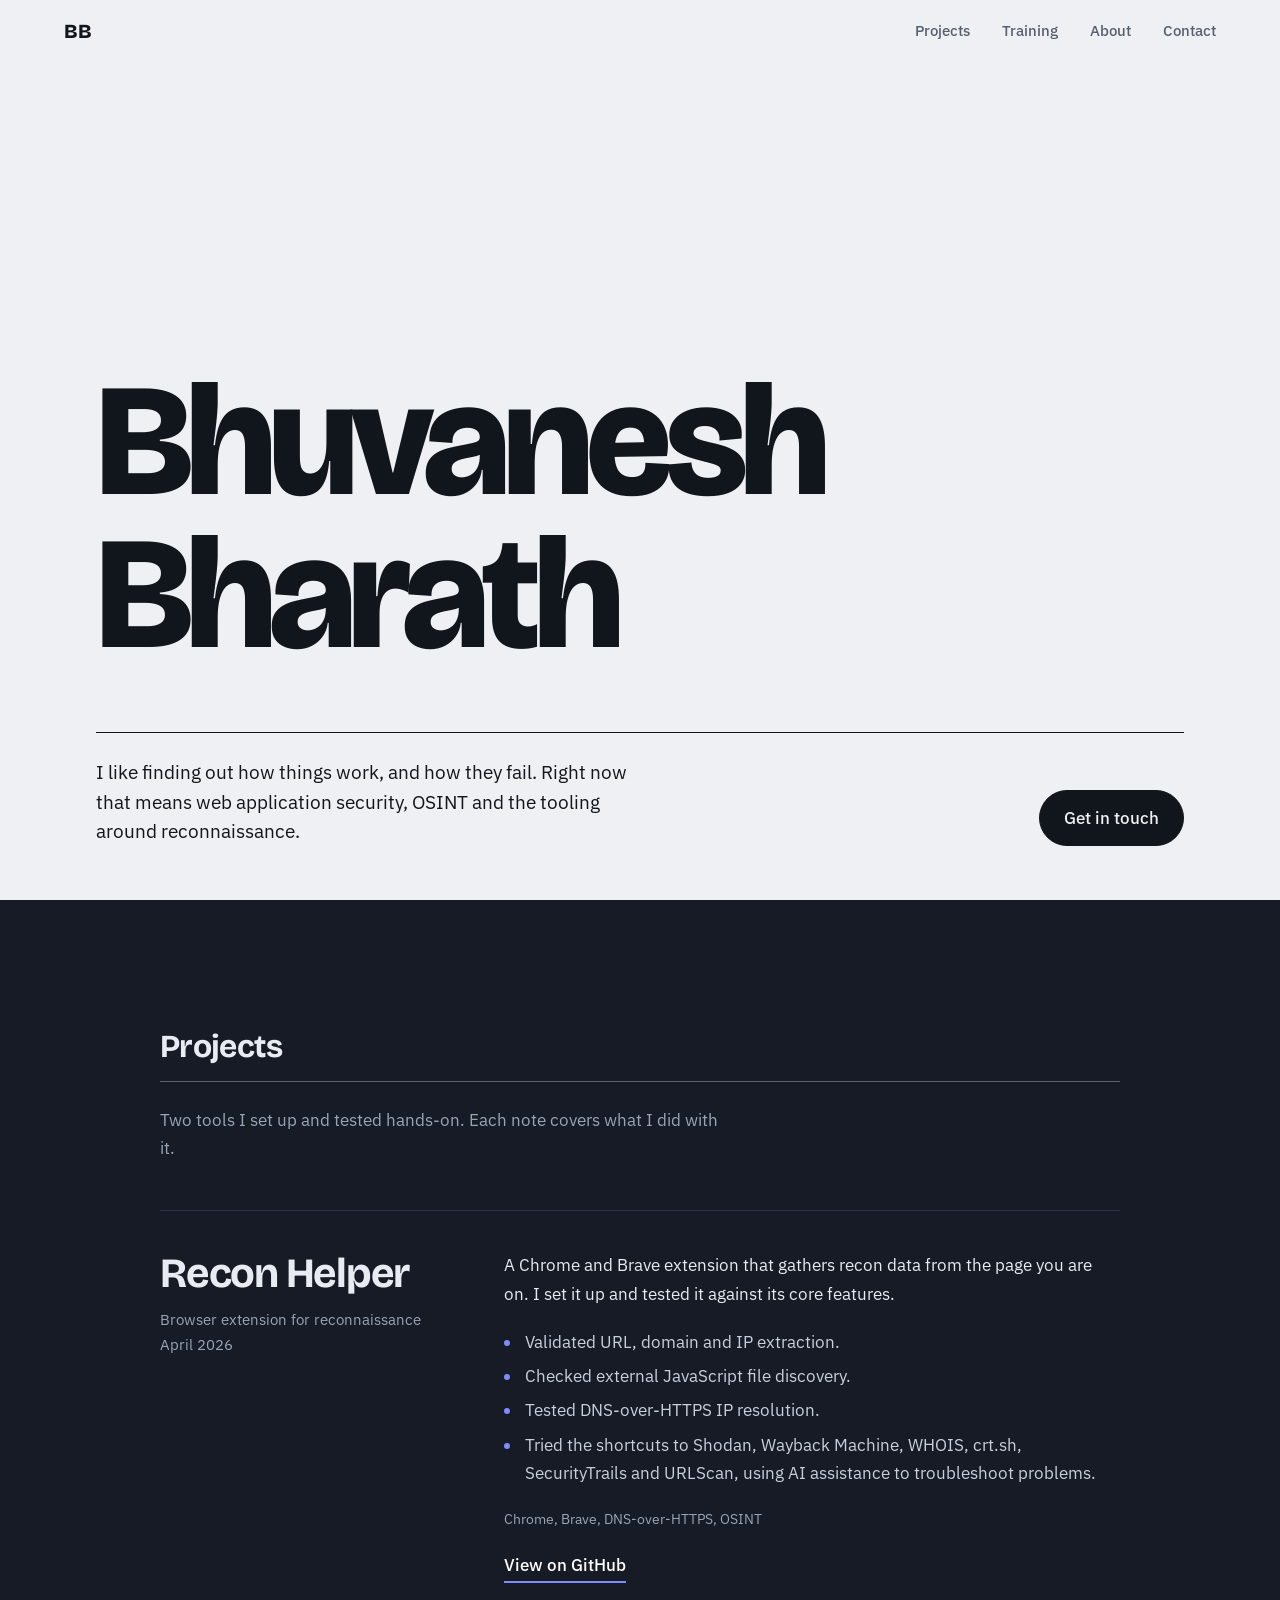
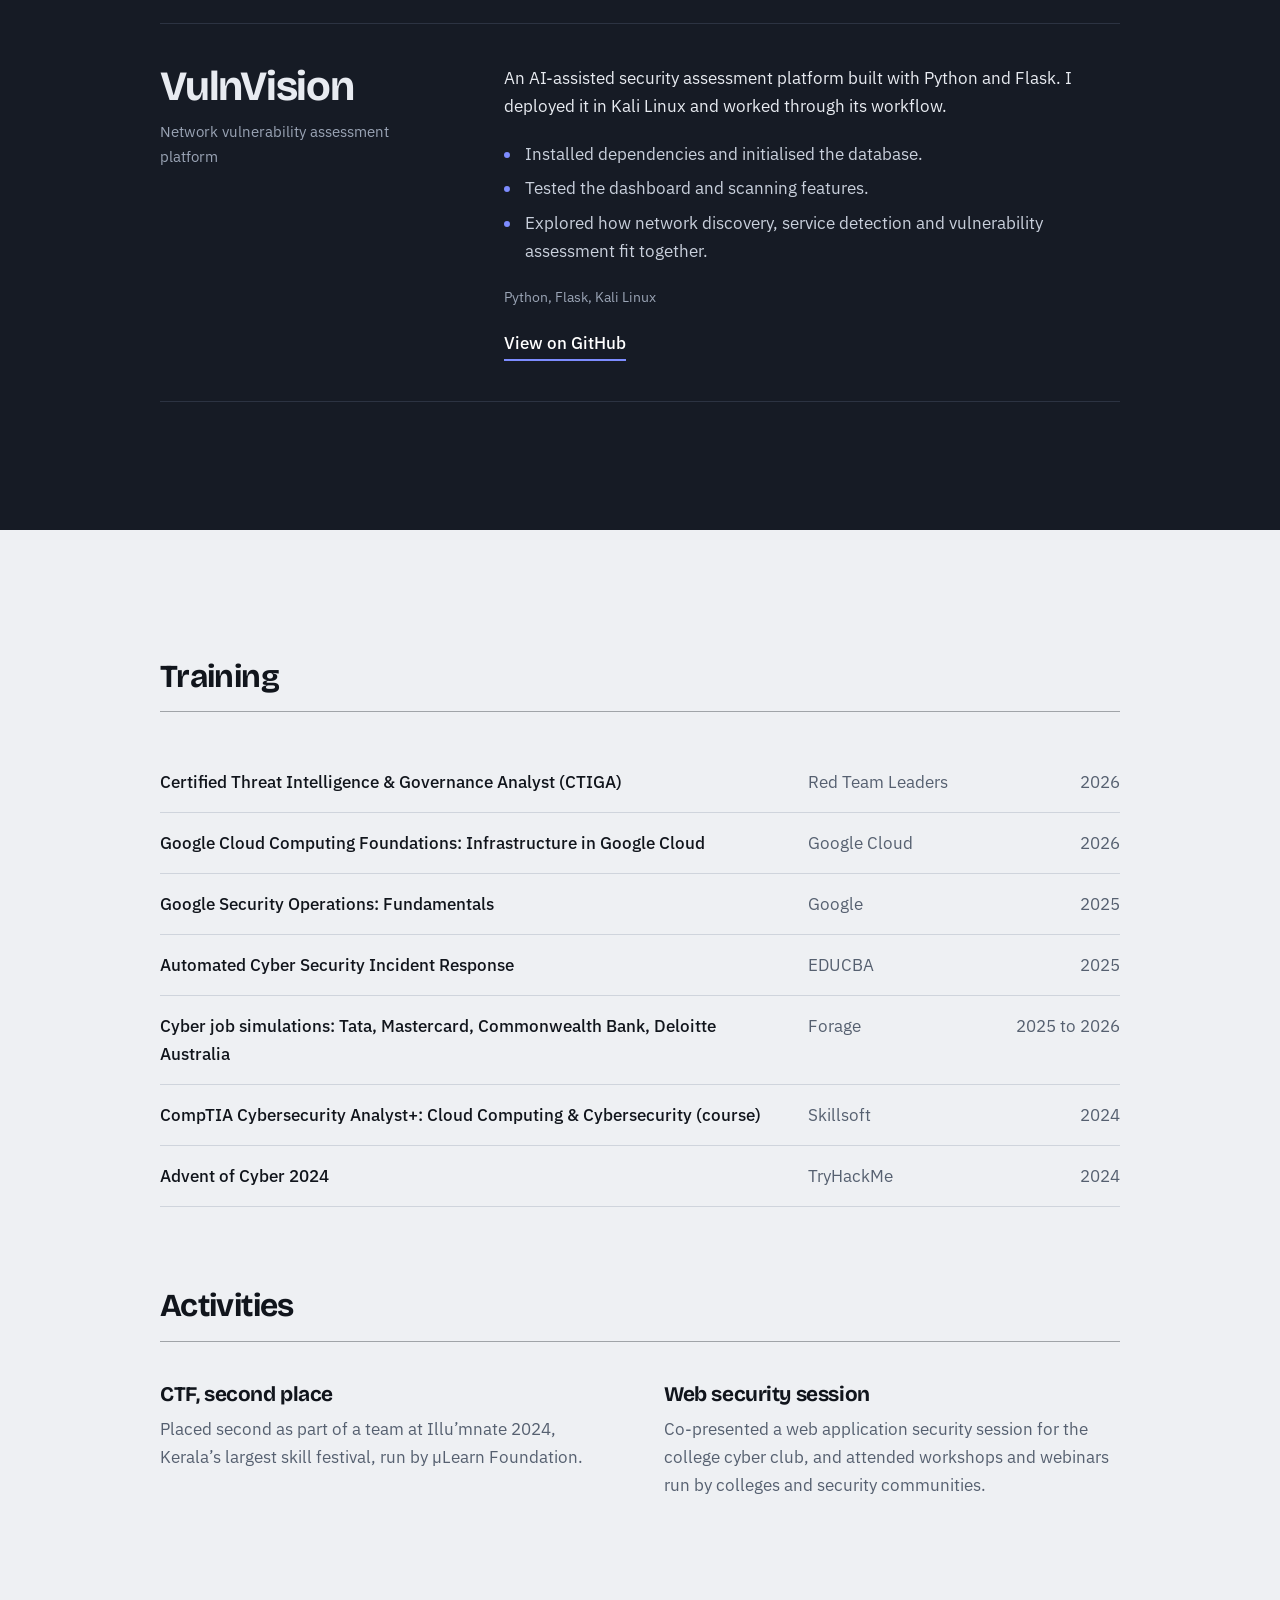
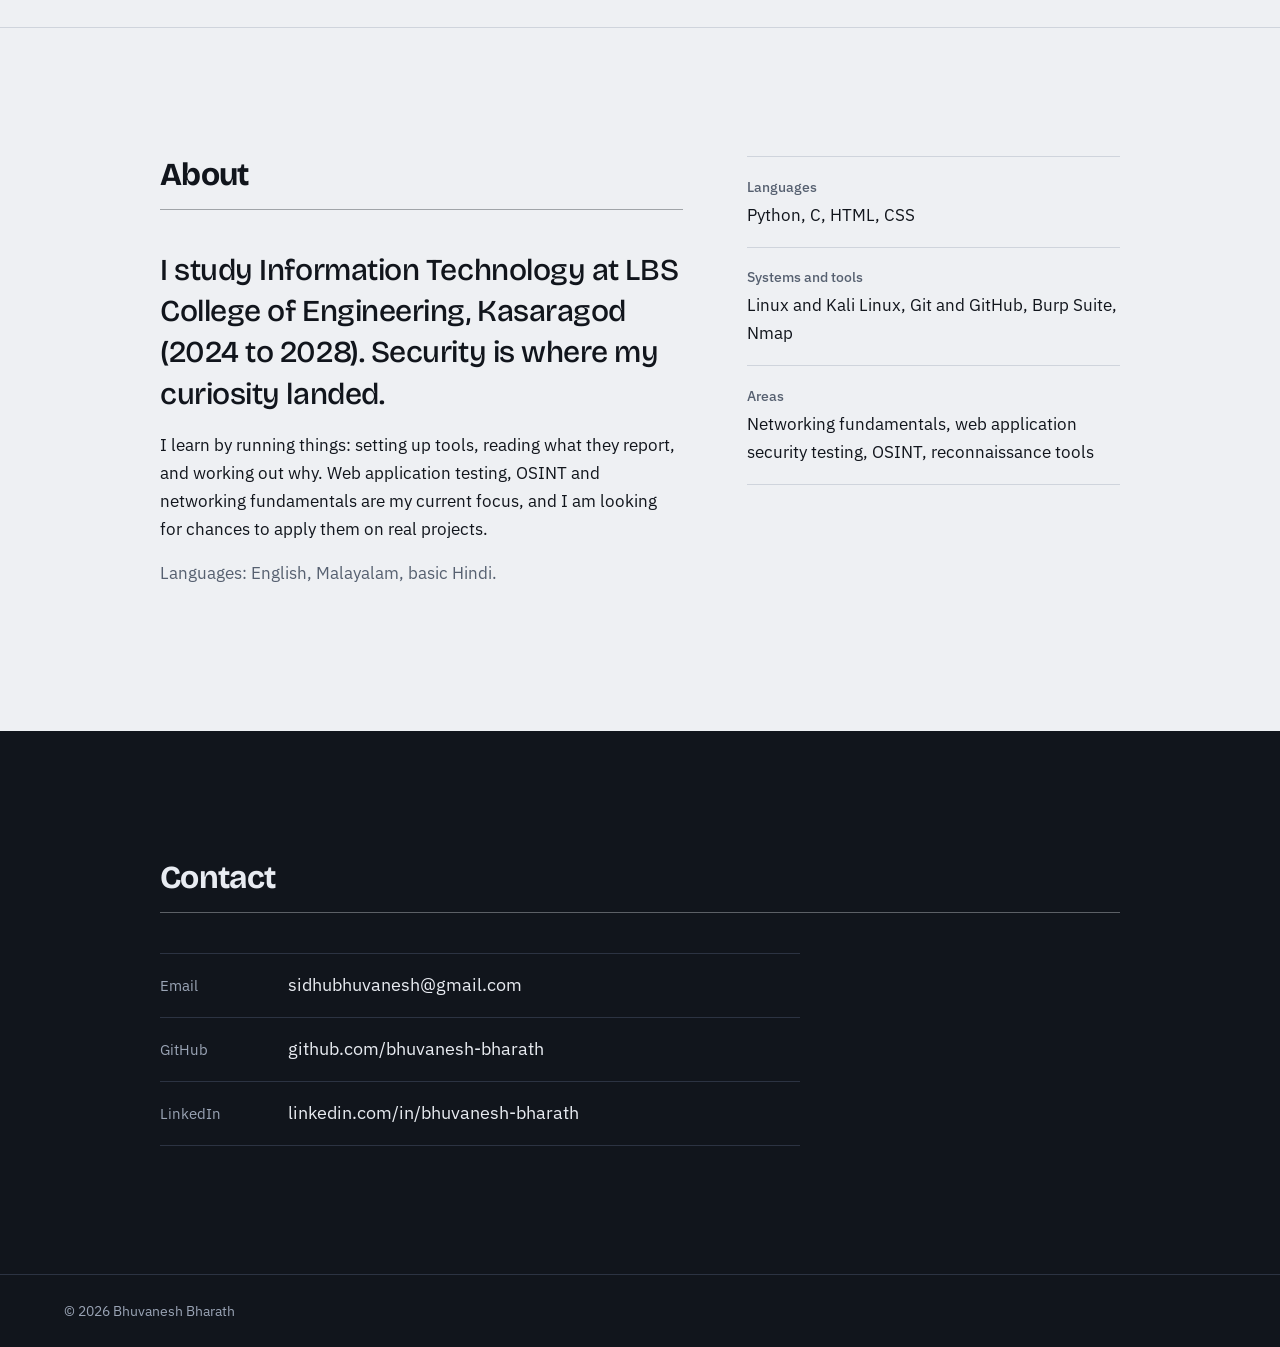
<file: index.html>
<!DOCTYPE html>
<html lang="en">
<head>
<meta charset="UTF-8">
<meta name="viewport" content="width=device-width, initial-scale=1">
<title>Bhuvanesh Bharath | Information Technology Student, Security Learner</title>
<meta name="description" content="Bhuvanesh Bharath is a B.Tech Information Technology student in Kerala focused on web application security, reconnaissance tooling and Linux.">
<meta name="theme-color" content="#eef0f3">
<meta property="og:title" content="Bhuvanesh Bharath">
<meta property="og:description" content="B.Tech IT student in Kerala learning web application security, OSINT and reconnaissance tooling.">
<meta property="og:type" content="website">
<link rel="icon" href="data:image/svg+xml,%3Csvg xmlns='http://www.w3.org/2000/svg' viewBox='0 0 32 32'%3E%3Crect width='32' height='32' rx='7' fill='%2311151c'/%3E%3Ctext x='16' y='23' font-size='19' font-family='Arial' font-weight='700' text-anchor='middle' fill='%23fff'%3EB%3C/text%3E%3C/svg%3E">
<link rel="preconnect" href="https://fonts.googleapis.com">
<link rel="preconnect" href="https://fonts.gstatic.com" crossorigin>
<link href="https://fonts.googleapis.com/css2?family=Bricolage+Grotesque:opsz,wght@12..96,500;12..96,700;12..96,800&family=IBM+Plex+Sans:wght@400;500&display=swap" rel="stylesheet">
<link rel="stylesheet" href="style.css">
<script type="application/ld+json">{"@context":"https://schema.org","@type":"Person","name":"Bhuvanesh Bharath","jobTitle":"B.Tech Information Technology student","email":"mailto:sidhubhuvanesh@gmail.com","address":{"@type":"PostalAddress","addressLocality":"Kasaragod","addressRegion":"Kerala","addressCountry":"IN"},"alumniOf":"LBS College of Engineering, Kasaragod","sameAs":["https://github.com/bhuvanesh-bharath/","https://linkedin.com/in/bhuvanesh-bharath/"]}</script>
</head>
<body>
<a class="skip" href="#main">Skip to content</a>

<header class="bar">
  <a class="mark" href="#top" aria-label="Bhuvanesh Bharath, back to top">BB</a>
  <button class="menu" aria-expanded="false" aria-controls="nav">Menu</button>
  <nav id="nav" aria-label="Primary">
    <a href="#work">Projects</a>
    <a href="#training">Training</a>
    <a href="#about">About</a>
    <a href="#contact">Contact</a>
  </nav>
</header>

<main id="main">
<section class="hero" id="top">
  <h1 aria-label="Bhuvanesh Bharath">
    <span class="line"><span class="load-line" style="--d:.2s">Bhuvanesh</span></span>
    <span class="line"><span class="load-line" style="--d:.34s">Bharath</span></span>
  </h1>
  <div class="hero-foot load" style="--d:.7s">
    <p class="lede">I like finding out how things work, and how they fail. Right now that means web application security, OSINT and the tooling around reconnaissance.</p>
    <div class="cta">
      <a class="btn solid" href="#contact">Get in touch</a>
    </div>
  </div>
</section>

<section class="work" id="work" aria-labelledby="work-h">
  <div class="wrap">
    <h2 id="work-h" class="rule">Projects</h2>
    <p class="intro">Two tools I set up and tested hands-on. Each note covers what I did with it.</p>

    <article class="project">
      <div class="p-meta"><h3>Recon Helper</h3><p>Browser extension for reconnaissance<br>April 2026</p></div>
      <div class="p-body">
        <p>A Chrome and Brave extension that gathers recon data from the page you are on. I set it up and tested it against its core features.</p>
        <ul>
          <li>Validated URL, domain and IP extraction.</li>
          <li>Checked external JavaScript file discovery.</li>
          <li>Tested DNS-over-HTTPS IP resolution.</li>
          <li>Tried the shortcuts to Shodan, Wayback Machine, WHOIS, crt.sh, SecurityTrails and URLScan, using AI assistance to troubleshoot problems.</li>
        </ul>
        <p class="tags">Chrome, Brave, DNS-over-HTTPS, OSINT</p>
        <a class="link" href="https://github.com/bhuvanesh-bharath/" target="_blank" rel="noopener">View on GitHub</a>
      </div>
    </article>

    <article class="project">
      <div class="p-meta"><h3>VulnVision</h3><p>Network vulnerability assessment platform</p></div>
      <div class="p-body">
        <p>An AI-assisted security assessment platform built with Python and Flask. I deployed it in Kali Linux and worked through its workflow.</p>
        <ul>
          <li>Installed dependencies and initialised the database.</li>
          <li>Tested the dashboard and scanning features.</li>
          <li>Explored how network discovery, service detection and vulnerability assessment fit together.</li>
        </ul>
        <p class="tags">Python, Flask, Kali Linux</p>
        <a class="link" href="https://github.com/bhuvanesh-bharath/" target="_blank" rel="noopener">View on GitHub</a>
      </div>
    </article>
  </div>
</section>

<section class="training" id="training" aria-labelledby="tr-h">
  <div class="wrap">
    <h2 id="tr-h" class="rule">Training</h2>
    <ul class="ledger">
      <li><span>Certified Threat Intelligence &amp; Governance Analyst (CTIGA)</span><em>Red Team Leaders</em><time>2026</time></li>
      <li><span>Google Cloud Computing Foundations: Infrastructure in Google Cloud</span><em>Google Cloud</em><time>2026</time></li>
      <li><span>Google Security Operations: Fundamentals</span><em>Google</em><time>2025</time></li>
      <li><span>Automated Cyber Security Incident Response</span><em>EDUCBA</em><time>2025</time></li>
      <li><span>Cyber job simulations: Tata, Mastercard, Commonwealth Bank, Deloitte Australia</span><em>Forage</em><time>2025 to 2026</time></li>
      <li><span>CompTIA Cybersecurity Analyst+: Cloud Computing &amp; Cybersecurity (course)</span><em>Skillsoft</em><time>2024</time></li>
      <li><span>Advent of Cyber 2024</span><em>TryHackMe</em><time>2024</time></li>
    </ul>

    <h2 class="rule sub">Activities</h2>
    <div class="acts">
      <div><h3>CTF, second place</h3><p>Placed second as part of a team at Illu’mnate 2024, Kerala’s largest skill festival, run by µLearn Foundation.</p></div>
      <div><h3>Web security session</h3><p>Co-presented a web application security session for the college cyber club, and attended workshops and webinars run by colleges and security communities.</p></div>
    </div>
  </div>
</section>

<section class="about" id="about" aria-labelledby="ab-h">
  <div class="wrap two">
    <div>
      <h2 id="ab-h" class="rule">About</h2>
      <p class="big">I study Information Technology at LBS College of Engineering, Kasaragod (2024 to 2028). Security is where my curiosity landed.</p>
      <p>I learn by running things: setting up tools, reading what they report, and working out why. Web application testing, OSINT and networking fundamentals are my current focus, and I am looking for chances to apply them on real projects.</p>
      <p class="muted">Languages: English, Malayalam, basic Hindi.</p>
    </div>
    <dl class="skills">
      <div><dt>Languages</dt><dd>Python, C, HTML, CSS</dd></div>
      <div><dt>Systems and tools</dt><dd>Linux and Kali Linux, Git and GitHub, Burp Suite, Nmap</dd></div>
      <div><dt>Areas</dt><dd>Networking fundamentals, web application security testing, OSINT, reconnaissance tools</dd></div>
    </dl>
  </div>
</section>

<section class="contact" id="contact" aria-labelledby="ct-h">
  <div class="wrap">
    <h2 id="ct-h" class="rule">Contact</h2>
    <ul class="reach">
      <li><span>Email</span><a href="mailto:sidhubhuvanesh@gmail.com">sidhubhuvanesh@gmail.com</a></li>
      <li><span>GitHub</span><a href="https://github.com/bhuvanesh-bharath/" target="_blank" rel="noopener">github.com/bhuvanesh-bharath</a></li>
      <li><span>LinkedIn</span><a href="https://linkedin.com/in/bhuvanesh-bharath/" target="_blank" rel="noopener">linkedin.com/in/bhuvanesh-bharath</a></li>
    </ul>
  </div>
</section>
</main>

<footer><p>© <span id="year">2026</span> Bhuvanesh Bharath</p></footer>
<script src="script.js"></script>
</body>
</html>
</file>
<file: style.css>
:root{--bg:#eef0f3;--ink:#11151c;--mut:#566070;--line:#cfd4dc;--acc:#3347ff;--dark:#161b25;--dk-ink:#e8ebf1;--dk-mut:#9aa4b5;--dk-line:#2c3342;
--disp:"Bricolage Grotesque","Helvetica Neue",Arial,sans-serif;--body:"IBM Plex Sans",system-ui,-apple-system,"Segoe UI",sans-serif;--pad:clamp(1.25rem,5vw,4rem)}
*{box-sizing:border-box;margin:0;padding:0}
html{scroll-behavior:smooth;scroll-padding-top:4.5rem}
body{background:var(--bg);color:var(--ink);font:400 1.0625rem/1.65 var(--body);-webkit-font-smoothing:antialiased}
a{color:inherit}
:focus-visible{outline:3px solid var(--acc);outline-offset:3px;border-radius:2px}
.skip{position:absolute;left:-999px;top:.5rem;background:var(--ink);color:#fff;padding:.5rem 1rem;z-index:99}
.skip:focus{left:.5rem}
.wrap{max-width:68rem;margin:0 auto;padding:0 var(--pad)}

.bar{position:fixed;inset:0 0 auto;z-index:20;display:flex;justify-content:space-between;align-items:center;padding:.9rem var(--pad);background:rgba(238,240,243,.88);backdrop-filter:blur(8px);border-bottom:1px solid transparent;transition:border-color .3s}
.bar.scrolled{border-color:var(--line)}
.mark{font:800 1.25rem var(--disp);text-decoration:none;letter-spacing:-.02em}
nav{display:flex;gap:2rem}
nav a{text-decoration:none;font-weight:500;font-size:.95rem;color:var(--mut);padding:.25rem 0;background:linear-gradient(var(--acc),var(--acc)) 0 100%/0 2px no-repeat;transition:background-size .3s,color .2s}
nav a:hover,nav a.on{color:var(--ink);background-size:100% 2px}
.menu{display:none;font:500 .95rem var(--body);background:none;border:1px solid var(--line);border-radius:999px;padding:.35rem 1rem;color:var(--ink);cursor:pointer}

.hero{min-height:100svh;display:flex;flex-direction:column;justify-content:flex-end;padding:7rem var(--pad) clamp(2rem,6vh,4rem);max-width:76rem;margin:0 auto}
h1{font:800 clamp(3.4rem,14vw,10rem)/.88 var(--disp);letter-spacing:-.045em;font-variation-settings:"opsz" 96}
.line{display:block;overflow:hidden;padding-bottom:.08em}
.load-line{display:inline-block;transform:translateY(105%);animation:up .9s cubic-bezier(.2,.8,.2,1) var(--d) forwards}
.load{opacity:0;animation:fade .8s ease var(--d) forwards}
@keyframes up{to{transform:none}}
@keyframes fade{to{opacity:1}}
.hero-foot{display:flex;justify-content:space-between;align-items:flex-end;gap:2rem;flex-wrap:wrap;margin-top:clamp(2rem,6vh,3.5rem);padding-top:1.5rem;border-top:1px solid var(--ink)}
.lede{max-width:34rem;font-size:1.2rem;line-height:1.55}
.cta{display:flex;gap:.75rem;flex-wrap:wrap}
.btn{display:inline-block;text-decoration:none;font-weight:500;padding:.8rem 1.5rem;border:1px solid var(--ink);border-radius:999px;transition:background .25s,color .25s,transform .25s}
.btn:hover{background:var(--ink);color:var(--bg)}
.btn.solid{background:var(--ink);color:var(--bg)}
.btn.solid:hover{background:var(--acc);border-color:var(--acc);color:#fff}
.btn:active{transform:scale(.97)}

section:not(.hero){padding:clamp(4rem,10vw,8rem) 0}
.rule{font:700 clamp(1.5rem,3vw,2rem)/1.2 var(--disp);letter-spacing:-.02em;position:relative;padding-bottom:1rem;margin-bottom:2.5rem}
.rule::after{content:"";position:absolute;left:0;bottom:0;height:1px;width:100%;background:currentColor;opacity:.35;transform:scaleX(0);transform-origin:left;transition:transform 1.1s cubic-bezier(.2,.8,.2,1)}
.rule.in::after{transform:none}
.rule.sub{margin-top:5rem}
.intro{max-width:36rem;color:var(--dk-mut);margin:-1rem 0 3rem}

.work{background:var(--dark);color:var(--dk-ink)}
.project{display:grid;grid-template-columns:minmax(10rem,1fr) 2.2fr;gap:2rem 4rem;padding:2.5rem 0;border-top:1px solid var(--dk-line)}
.project:last-child{border-bottom:1px solid var(--dk-line)}
.p-meta h3{font:700 clamp(1.8rem,3.5vw,2.6rem)/1.1 var(--disp);letter-spacing:-.03em;margin-bottom:.6rem}
.p-meta p{color:var(--dk-mut);font-size:.95rem}
.p-body>p{max-width:38rem}
.p-body ul{margin:1.25rem 0 1.25rem 1.1rem;max-width:38rem;color:#c9d0dc}
.p-body li{margin-bottom:.4rem;padding-left:.2rem}
.p-body li::marker{color:#7d8cff}
.tags{color:var(--dk-mut);font-size:.9rem;margin-bottom:1.25rem}
.link{display:inline-block;font-weight:500;text-decoration:none;color:#fff;border-bottom:2px solid #7d8cff;padding-bottom:2px;transition:color .2s,border-color .2s,padding .2s}
.link:hover{color:#aab4ff;padding-right:.4rem}
.project{transition:background .3s}
.project:hover{background:linear-gradient(90deg,rgba(125,140,255,.07),transparent 70%)}

.ledger{list-style:none}
.ledger li{display:grid;grid-template-columns:1fr 11rem 7rem;gap:1.5rem;align-items:baseline;padding:1rem 0;border-bottom:1px solid var(--line)}
.ledger span{font-weight:500}
.ledger em{font-style:normal;color:var(--mut)}
.ledger time{text-align:right;color:var(--mut);font-variant-numeric:tabular-nums}
.acts{display:grid;grid-template-columns:1fr 1fr;gap:3rem}
.acts h3{font:700 1.3rem var(--disp);letter-spacing:-.02em;margin-bottom:.5rem}
.acts p{color:var(--mut);max-width:30rem}

.about{border-top:1px solid var(--line)}
.two{display:grid;grid-template-columns:1.4fr 1fr;gap:4rem}
.big{font:500 clamp(1.4rem,2.6vw,1.9rem)/1.35 var(--disp);letter-spacing:-.015em;margin-bottom:1.5rem;max-width:34rem}
.about p{max-width:36rem;margin-bottom:1rem}
.muted{color:var(--mut)}
.skills div{padding:1.1rem 0;border-top:1px solid var(--line)}
.skills div:last-child{border-bottom:1px solid var(--line)}
dt{font-weight:500;color:var(--mut);font-size:.9rem;margin-bottom:.2rem}
dd{font-size:1.05rem}

.contact{background:var(--ink);color:var(--dk-ink)}
.reach{list-style:none;max-width:40rem}
.reach li{display:grid;grid-template-columns:7rem 1fr;gap:1rem;align-items:baseline;padding:1rem 0;border-top:1px solid var(--dk-line)}
.reach li:last-child{border-bottom:1px solid var(--dk-line)}
.reach span{color:var(--dk-mut);font-size:.95rem}
.reach a{font-size:1.1rem;text-decoration:none;color:var(--dk-ink);overflow-wrap:anywhere;background:linear-gradient(#7d8cff,#7d8cff) 0 100%/0 1px no-repeat;padding-bottom:2px;transition:background-size .3s,color .2s}
.reach a:hover{color:#fff;background-size:100% 1px}
footer{background:var(--ink);color:var(--dk-mut);padding:1.5rem var(--pad);border-top:1px solid var(--dk-line);font-size:.9rem}

@media (max-width:820px){
 .menu{display:block}
 nav{position:absolute;top:100%;left:0;right:0;flex-direction:column;gap:0;background:var(--bg);border-bottom:1px solid var(--line);padding:.5rem var(--pad) 1rem;display:none}
 nav.open{display:flex}
 nav a{padding:.8rem 0;font-size:1.05rem}
 .project,.two,.acts{grid-template-columns:1fr}
 .project{gap:1.25rem}
 .two{gap:3rem}
 .ledger li{grid-template-columns:1fr auto;gap:.15rem 1rem}
 .ledger span{grid-column:1/-1}
 .hero-foot{align-items:flex-start}
 .reach li{grid-template-columns:5.5rem 1fr;gap:.75rem}
 .reach a{font-size:1rem}
}
@media (prefers-reduced-motion:reduce){
 html{scroll-behavior:auto}
 *,*::before,*::after{animation-duration:.01ms!important;animation-delay:0s!important;transition-duration:.01ms!important}
 .load-line{transform:none}.load{opacity:1}.rule::after{transform:none}
}
</file>
